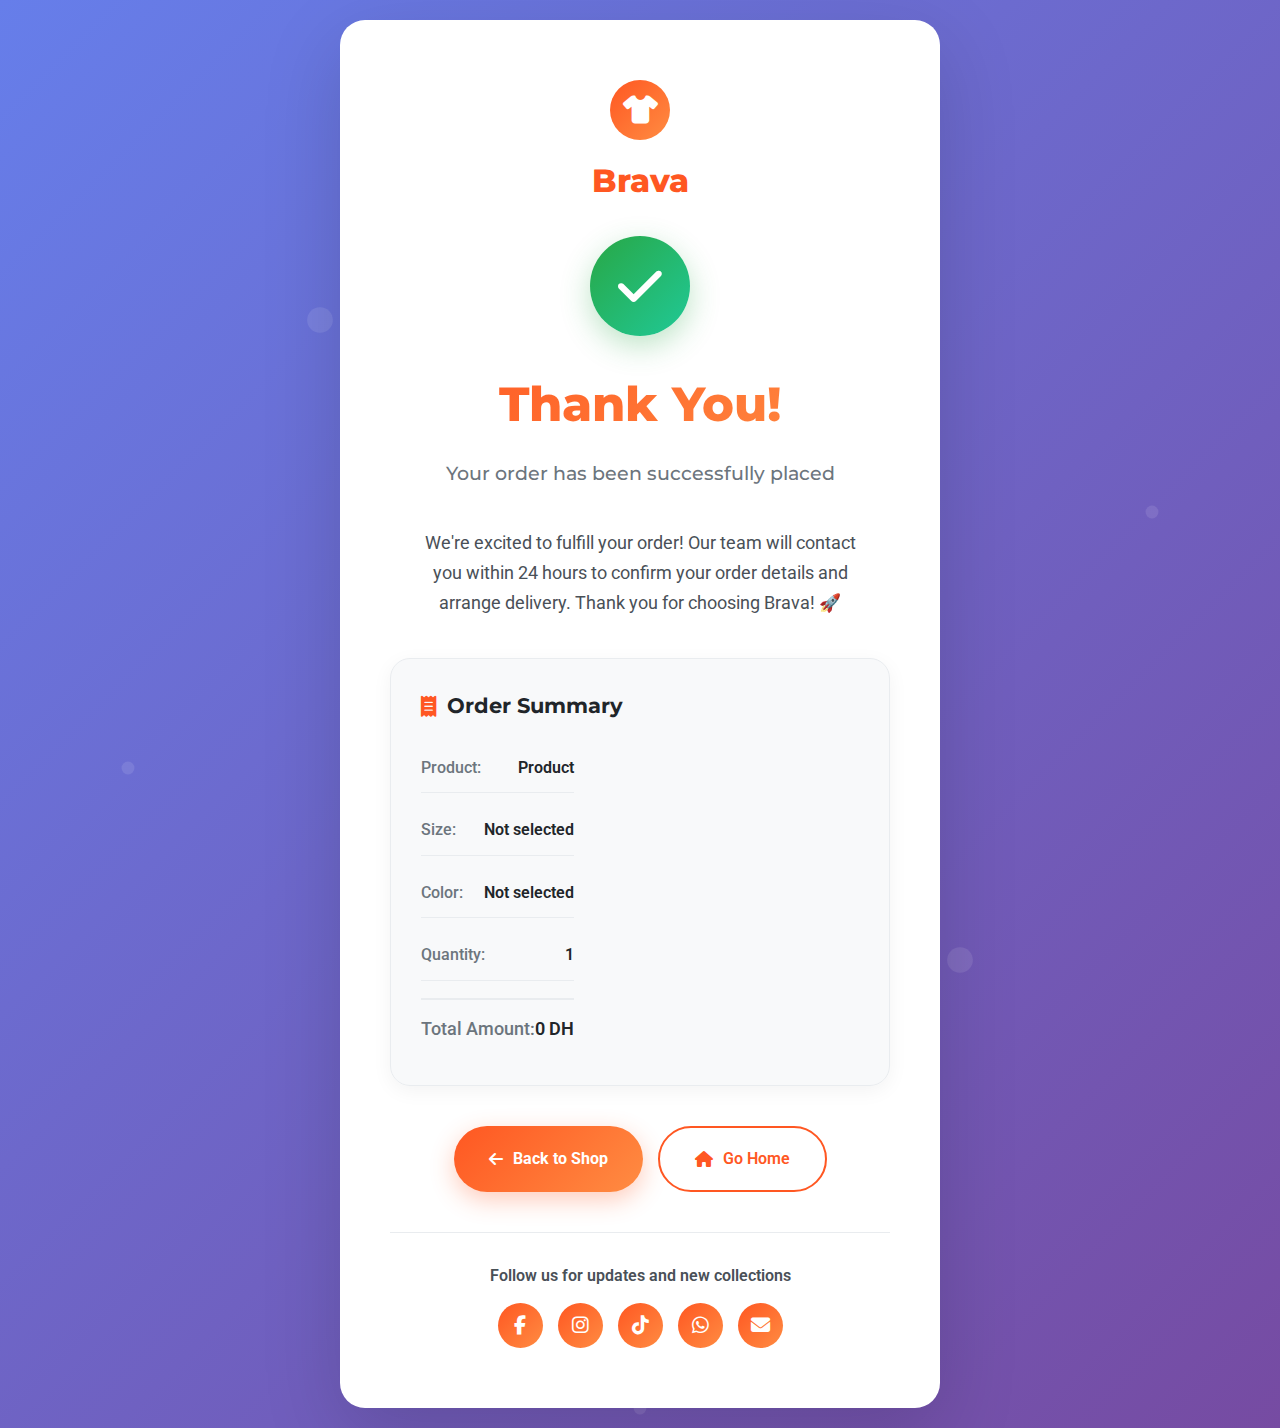
<file: thank-you.html>
<!DOCTYPE html>
<html lang="en">
<head>
    <meta charset="UTF-8">
    <meta name="viewport" content="width=device-width, initial-scale=1.0">
    <title>Thank You - Brava</title>
    <link rel="stylesheet" href="assets/css/style.min.css">
    <link rel="preload" href="assets/css/style.min.css" as="style">
    <link rel="preload" href="assets/js/script.min.js" as="script">
    <link rel="stylesheet" href="https://cdnjs.cloudflare.com/ajax/libs/font-awesome/6.4.0/css/all.min.css">
    <link href="https://fonts.googleapis.com/css2?family=Montserrat:wght@400;500;600;700;800&family=Roboto:wght@300;400;500;700&display=swap" rel="stylesheet">
    <style>
        :root {
            --primary-color: #FF5722;
            --secondary-color: #00E676;
            --dark-color: #111111;
            --light-color: #f5f5f5;
            --white: #ffffff;
            --gray-100: #f8f9fa;
            --gray-200: #e9ecef;
            --gray-300: #dee2e6;
            --gray-400: #ced4da;
            --gray-500: #adb5bd;
            --gray-600: #6c757d;
            --gray-700: #495057;
            --gray-800: #343a40;
            --gray-900: #212529;
            --success: #28a745;
            --danger: #dc3545;
            
            --body-font: 'Roboto', sans-serif;
            --heading-font: 'Montserrat', sans-serif;
            
            --spacing-xs: 0.25rem;
            --spacing-sm: 0.5rem;
            --spacing-md: 1rem;
            --spacing-lg: 1.5rem;
            --spacing-xl: 2rem;
            --spacing-xxl: 3rem;
            
            --border-radius-sm: 0.25rem;
            --border-radius: 0.5rem;
            --border-radius-lg: 1rem;
            --border-radius-xl: 2rem;
            --border-radius-full: 9999px;
            
            --shadow-sm: 0 0.125rem 0.25rem rgba(0, 0, 0, 0.075);
            --shadow: 0 0.5rem 1rem rgba(0, 0, 0, 0.15);
            --shadow-lg: 0 1rem 3rem rgba(0, 0, 0, 0.175);
            
            --transition: all 0.3s ease;
        }

        * {
            margin: 0;
            padding: 0;
            box-sizing: border-box;
        }

        body {
            font-family: var(--body-font);
            background: var(--light-color);
            color: var(--gray-800);
            line-height: 1.6;
        }

        .thank-you-container {
            min-height: 100vh;
            background: linear-gradient(135deg, #667eea 0%, #764ba2 100%);
            display: flex;
            align-items: center;
            justify-content: center;
            padding: 20px;
            position: relative;
            overflow: hidden;
        }

        .thank-you-container::before {
            content: '';
            position: absolute;
            top: 0;
            left: 0;
            right: 0;
            bottom: 0;
            background: url('data:image/svg+xml,<svg xmlns="http://www.w3.org/2000/svg" viewBox="0 0 100 100"><defs><pattern id="grain" width="100" height="100" patternUnits="userSpaceOnUse"><circle cx="25" cy="25" r="1" fill="white" opacity="0.1"/><circle cx="75" cy="75" r="1" fill="white" opacity="0.1"/><circle cx="50" cy="10" r="0.5" fill="white" opacity="0.1"/><circle cx="10" cy="60" r="0.5" fill="white" opacity="0.1"/><circle cx="90" cy="40" r="0.5" fill="white" opacity="0.1"/></pattern></defs><rect width="100" height="100" fill="url(%23grain)"/></svg>');
            pointer-events: none;
        }

        .thank-you-card {
            background: var(--white);
            border-radius: 25px;
            padding: 60px 50px;
            text-align: center;
            box-shadow: 0 25px 80px rgba(0,0,0,0.15);
            max-width: 600px;
            width: 100%;
            position: relative;
            z-index: 2;
            animation: slideUp 0.8s ease-out;
        }

        .brava-logo {
            margin-bottom: 30px;
        }

        .brava-logo .logo-icon {
            width: 60px;
            height: 60px;
            background: linear-gradient(135deg, var(--primary-color), #ff8c42);
            border-radius: 50%;
            display: flex;
            align-items: center;
            justify-content: center;
            margin: 0 auto 15px;
            animation: pulse 2s infinite;
        }

        .brava-logo .logo-icon i {
            font-size: 28px;
            color: white;
        }

        .brava-logo h2 {
            font-family: var(--heading-font);
            font-size: 2rem;
            font-weight: 800;
            color: var(--primary-color);
            margin: 0;
        }

        .success-icon {
            width: 100px;
            height: 100px;
            background: linear-gradient(135deg, var(--success), #20c997);
            border-radius: 50%;
            display: flex;
            align-items: center;
            justify-content: center;
            margin: 0 auto 30px;
            animation: bounceIn 0.8s ease-out 0.3s both;
            box-shadow: 0 10px 30px rgba(40, 167, 69, 0.3);
        }

        .success-icon i {
            font-size: 50px;
            color: white;
        }

        .thank-you-title {
            font-family: var(--heading-font);
            font-size: 3rem;
            font-weight: 800;
            color: var(--gray-900);
            margin-bottom: 15px;
            background: linear-gradient(135deg, var(--primary-color), #ff8c42);
            -webkit-background-clip: text;
            -webkit-text-fill-color: transparent;
            background-clip: text;
        }

        .thank-you-subtitle {
            font-family: var(--heading-font);
            font-size: 1.2rem;
            color: var(--gray-600);
            margin-bottom: 40px;
            font-weight: 500;
        }

        .thank-you-message {
            font-size: 1.1rem;
            color: var(--gray-700);
            line-height: 1.7;
            margin-bottom: 40px;
            max-width: 450px;
            margin-left: auto;
            margin-right: auto;
        }

        .order-details {
            background: linear-gradient(135deg, var(--gray-100), #f8f9fa);
            border-radius: 20px;
            padding: 30px;
            margin-bottom: 40px;
            text-align: left;
            border: 1px solid var(--gray-200);
            box-shadow: 0 5px 20px rgba(0,0,0,0.05);
        }

        .order-details h3 {
            color: var(--gray-900);
            margin-bottom: 20px;
            font-size: 1.3rem;
            font-weight: 700;
            font-family: var(--heading-font);
            display: flex;
            align-items: center;
            gap: 10px;
        }

        .order-details h3 i {
            color: var(--primary-color);
        }

        .order-info {
            display: grid;
            gap: 12px;
        }

        .order-row {
            display: flex;
            justify-content: space-between;
            align-items: center;
            padding: 12px 0;
            border-bottom: 1px solid var(--gray-200);
            font-size: 1rem;
        }

        .order-row:last-child {
            border-bottom: none;
            font-weight: 700;
            color: var(--primary-color);
            font-size: 1.1rem;
            padding-top: 15px;
            margin-top: 5px;
            border-top: 2px solid var(--gray-200);
        }

        .order-row .label {
            color: var(--gray-600);
            font-weight: 500;
        }

        .order-row .value {
            color: var(--gray-900);
            font-weight: 600;
        }

        .action-buttons {
            display: flex;
            gap: 15px;
            justify-content: center;
            flex-wrap: wrap;
        }

        .back-to-shop {
            background: linear-gradient(135deg, var(--primary-color), #ff8c42);
            color: white;
            padding: 18px 35px;
            border-radius: 50px;
            text-decoration: none;
            font-weight: 700;
            display: inline-flex;
            align-items: center;
            gap: 10px;
            transition: all 0.3s ease;
            border: none;
            cursor: pointer;
            font-size: 1rem;
            box-shadow: 0 8px 25px rgba(255, 87, 34, 0.3);
        }

        .back-to-shop:hover {
            transform: translateY(-3px);
            box-shadow: 0 15px 35px rgba(255, 87, 34, 0.4);
        }

        .continue-shopping {
            background: var(--white);
            color: var(--primary-color);
            padding: 18px 35px;
            border-radius: 50px;
            text-decoration: none;
            font-weight: 600;
            display: inline-flex;
            align-items: center;
            gap: 10px;
            transition: all 0.3s ease;
            border: 2px solid var(--primary-color);
            cursor: pointer;
            font-size: 1rem;
        }

        .continue-shopping:hover {
            background: var(--primary-color);
            color: white;
            transform: translateY(-3px);
            box-shadow: 0 8px 25px rgba(255, 87, 34, 0.3);
        }

        .social-links {
            margin-top: 40px;
            padding-top: 30px;
            border-top: 1px solid var(--gray-200);
        }

        .social-links h4 {
            color: var(--gray-700);
            margin-bottom: 15px;
            font-size: 1rem;
            font-weight: 600;
        }

        .social-icons {
            display: flex;
            justify-content: center;
            gap: 15px;
        }

        .social-icons a {
            width: 45px;
            height: 45px;
            background: linear-gradient(135deg, var(--primary-color), #ff8c42);
            color: white;
            border-radius: 50%;
            display: flex;
            align-items: center;
            justify-content: center;
            text-decoration: none;
            transition: all 0.3s ease;
            font-size: 1.2rem;
        }

        .social-icons a:hover {
            transform: translateY(-3px) scale(1.1);
            box-shadow: 0 8px 20px rgba(255, 87, 34, 0.4);
        }

        @keyframes slideUp {
            0% {
                opacity: 0;
                transform: translateY(50px);
            }
            100% {
                opacity: 1;
                transform: translateY(0);
            }
        }

        @keyframes bounceIn {
            0% {
                transform: scale(0.3);
                opacity: 0;
            }
            50% {
                transform: scale(1.05);
            }
            70% {
                transform: scale(0.9);
            }
            100% {
                transform: scale(1);
                opacity: 1;
            }
        }

        @keyframes pulse {
            0%, 100% {
                transform: scale(1);
            }
            50% {
                transform: scale(1.05);
            }
        }

        @media (max-width: 768px) {
            .thank-you-card {
                padding: 40px 25px;
                margin: 20px;
            }
            
            .thank-you-title {
                font-size: 2.2rem;
            }
            
            .action-buttons {
                flex-direction: column;
                align-items: center;
            }
            
            .back-to-shop,
            .continue-shopping {
                width: 100%;
                max-width: 250px;
                justify-content: center;
            }
        }

        .custom-design-note {
            background: #f8f9fa;
            border-left: 4px solid #ff6b35;
            padding: 15px;
            margin-top: 20px;
            border-radius: 0 8px 8px 0;
        }

        .custom-design-note p {
            margin: 0 0 10px 0;
            color: #333;
            font-weight: 600;
        }

        .custom-design-note ul {
            margin: 0;
            padding-left: 20px;
        }

        .custom-design-note li {
            margin-bottom: 5px;
            color: #666;
            font-size: 0.9rem;
        }

        @media (max-width: 480px) {
            .thank-you-card {
                padding: 30px 20px;
            }
            
            .thank-you-title {
                font-size: 1.8rem;
            }
            
            .brava-logo h2 {
                font-size: 1.5rem;
            }
        }
    </style>
</head>
<body>
    <div class="thank-you-container">
        <div class="thank-you-card">
            <!-- Brava Logo -->
            <div class="brava-logo">
                <div class="logo-icon">
                    <i class="fas fa-tshirt"></i>
                </div>
                <h2>Brava</h2>
            </div>
            
            <!-- Success Icon -->
            <div class="success-icon">
                <i class="fas fa-check"></i>
            </div>
            
            <!-- Thank You Title -->
            <h1 class="thank-you-title">Thank You!</h1>
            <p class="thank-you-subtitle">Your order has been successfully placed</p>
            
            <!-- Thank You Message -->
            <p class="thank-you-message">
                We're excited to fulfill your order! Our team will contact you within 24 hours to confirm your order details and arrange delivery. Thank you for choosing Brava! 🚀
            </p>
            
            <!-- Order Details -->
            <div class="order-details" id="orderDetails">
                <!-- Order details will be populated by JavaScript -->
            </div>
            
            <!-- Action Buttons -->
            <div class="action-buttons">
                <a href="products.html" class="back-to-shop">
                    <i class="fas fa-arrow-left"></i>
                    Back to Shop
                </a>
                <a href="index.html" class="continue-shopping">
                    <i class="fas fa-home"></i>
                    Go Home
                </a>
            </div>
            
            <!-- Social Links -->
            <div class="social-links">
                <h4>Follow us for updates and new collections</h4>
                <div class="social-icons">
                    <a href="https://www.facebook.com/share/1G6Arhm9kP/?mibextid=wwXIfr" target="_blank" title="Facebook"><i class="fab fa-facebook-f"></i></a>
                    <a href="https://www.instagram.com/brava_3alami/?igsh=MXMyYnRtaXdtYTg4eg%3D%3D&utm_source=qr" target="_blank" title="Instagram"><i class="fab fa-instagram"></i></a>
                    <a href="https://www.tiktok.com/@brava.wear?is_from_webapp=1&sender_device=pc" target="_blank" title="TikTok"><i class="fab fa-tiktok"></i></a>
                    <a href="https://wa.me/212702209437" target="_blank" title="WhatsApp"><i class="fab fa-whatsapp"></i></a>
                    <a href="mailto:brava.wear.official@hotmail.com" title="Email"><i class="fas fa-envelope"></i></a>
                </div>
            </div>
        </div>
    </div>

    <script>
        // Get order details from URL parameters
        function getOrderDetails() {
            const urlParams = new URLSearchParams(window.location.search);
            const orderData = {
                productName: urlParams.get('product') || 'Product',
                size: urlParams.get('size') || 'Not selected',
                color: urlParams.get('color') || 'Not selected',
                quantity: urlParams.get('quantity') || '1',
                totalPrice: urlParams.get('total') || '0',
                customerName: urlParams.get('customer') || 'Customer',
                orderType: urlParams.get('type') || 'regular'
            };
            
            return orderData;
        }
        
        // Display order details
        function displayOrderDetails() {
            const orderData = getOrderDetails();
            const orderDetailsDiv = document.getElementById('orderDetails');
            
            // Check if this is a custom design order
            if (orderData.orderType === 'custom-design') {
                // Update the thank you message for custom design orders
                const thankYouMessage = document.querySelector('.thank-you-message');
                thankYouMessage.innerHTML = `
                    🎨 <strong>Custom Design Order Received!</strong><br><br>
                    Thank you for choosing our custom design service! Our design team has been notified and will contact you via WhatsApp within 24 hours to discuss your design requirements and provide a personalized quote. We're excited to bring your vision to life! 🚀
                `;
                
                orderDetailsDiv.innerHTML = `
                    <h3><i class="fas fa-palette"></i> Custom Design Order</h3>
                    <div class="order-info">
                        <div class="order-row">
                            <span class="label">Service:</span>
                            <span class="value">Custom Design</span>
                        </div>
                        <div class="order-row">
                            <span class="label">Size:</span>
                            <span class="value">${orderData.size}</span>
                        </div>
                        <div class="order-row">
                            <span class="label">Color:</span>
                            <span class="value">${orderData.color}</span>
                        </div>
                        <div class="order-row">
                            <span class="label">Quantity:</span>
                            <span class="value">${orderData.quantity}</span>
                        </div>
                        <div class="order-row">
                            <span class="label">Price:</span>
                            <span class="value">${orderData.totalPrice}</span>
                        </div>
                    </div>
                    <div class="custom-design-note">
                        <p><i class="fas fa-info-circle"></i> <strong>Next Steps:</strong></p>
                        <ul>
                            <li>Our team will contact you via WhatsApp</li>
                            <li>We'll discuss your design requirements</li>
                            <li>You'll receive a personalized quote</li>
                            <li>Once approved, we'll create your custom design</li>
                        </ul>
                    </div>
                `;
            } else {
                // Regular order display
                orderDetailsDiv.innerHTML = `
                    <h3><i class="fas fa-receipt"></i> Order Summary</h3>
                    <div class="order-info">
                        <div class="order-row">
                            <span class="label">Product:</span>
                            <span class="value">${orderData.productName}</span>
                        </div>
                        <div class="order-row">
                            <span class="label">Size:</span>
                            <span class="value">${orderData.size}</span>
                        </div>
                        <div class="order-row">
                            <span class="label">Color:</span>
                            <span class="value">${orderData.color}</span>
                        </div>
                        <div class="order-row">
                            <span class="label">Quantity:</span>
                            <span class="value">${orderData.quantity}</span>
                        </div>
                        <div class="order-row">
                            <span class="label">Total Amount:</span>
                            <span class="value">${orderData.totalPrice} DH</span>
                        </div>
                    </div>
                `;
            }
        }
        
        // Initialize page
        document.addEventListener('DOMContentLoaded', function() {
            displayOrderDetails();
            
            // Add some interactive effects
            const card = document.querySelector('.thank-you-card');
            card.addEventListener('mouseenter', function() {
                this.style.transform = 'translateY(-5px)';
            });
            
            card.addEventListener('mouseleave', function() {
                this.style.transform = 'translateY(0)';
            });
        });
    </script>
</body>
</html>
</file>
<file: assets/css/style.min.css>
:root{--primary-color:#FF5722;--secondary-color:#00E676;--dark-color:#111111;--light-color:#f5f5f5;--white:#ffffff;--gray-100:#f8f9fa;--gray-200:#e9ecef;--gray-300:#dee2e6;--gray-400:#ced4da;--gray-500:#adb5bd;--gray-600:#6c757d;--gray-700:#495057;--gray-800:#343a40;--gray-900:#212529;--success:#28a745;--danger:#dc3545;--body-font:'Roboto',sans-serif;--heading-font:'Montserrat',sans-serif;--spacing-xs:0.25rem;--spacing-sm:0.5rem;--spacing-md:1rem;--spacing-lg:1.5rem;--spacing-xl:2rem;--spacing-xxl:3rem;--border-radius-sm:0.25rem;--border-radius:0.5rem;--border-radius-lg:1rem;--border-radius-xl:2rem;--border-radius-full:9999px;--shadow-sm:0 0.125rem 0.25rem rgba(0, 0, 0, 0.075);--shadow:0 0.5rem 1rem rgba(0, 0, 0, 0.15);--shadow-lg:0 1rem 3rem rgba(0, 0, 0, 0.175);--transition:all 0.3s ease}*{margin:0;padding:0;box-sizing:border-box}.lazy{opacity:0;transition:opacity .3s ease-in-out}.lazy.loaded{opacity:1}.lazy-placeholder{background:linear-gradient(90deg,#f0f0f0 25%,#e0e0e0 50%,#f0f0f0 75%);background-size:200% 100%;animation:loading 1.5s infinite;border-radius:4px}@keyframes loading{0%{background-position:200% 0}100%{background-position:-200% 0}}.lazy-container{position:relative;overflow:hidden;background:#f8f9fa}.lazy-container img{width:100%;height:100%;object-fit:cover;transition:opacity .3s ease-in-out}.lazy-spinner{position:absolute;top:50%;left:50%;transform:translate(-50%,-50%);width:30px;height:30px;border:3px solid #f3f3f3;border-top:3px solid var(--primary-color);border-radius:50%;animation:spin 1s linear infinite;z-index:1}@keyframes spin{0%{transform:translate(-50%,-50%) rotate(0)}100%{transform:translate(-50%,-50%) rotate(360deg)}}html{scroll-behavior:smooth}body{font-family:var(--body-font);font-size:16px;line-height:1.6;color:var(--gray-800);background-color:var(--light-color)}a{text-decoration:none;color:var(--primary-color);transition:var(--transition)}a:hover{color:var(--secondary-color)}ul{list-style:none}img{max-width:100%;height:auto;display:block}.container{width:100%;max-width:1200px;margin:0 auto;padding:0 var(--spacing-md)}.btn{display:inline-block;padding:.75rem 1.5rem;border-radius:var(--border-radius);font-weight:600;text-align:center;transition:var(--transition);cursor:pointer;border:none}.primary-btn{background-color:var(--primary-color);color:var(--white)}.primary-btn:hover{background-color:#e64a19;color:var(--white)}.secondary-btn{background-color:var(--secondary-color);color:var(--white)}.secondary-btn:hover{background-color:#e65100;color:var(--white)}.outline-btn{background-color:transparent;border:2px solid var(--primary-color);color:var(--primary-color)}.outline-btn:hover{background-color:var(--primary-color);color:var(--white)}.text-btn{background:0 0;color:var(--primary-color);padding:.5rem 0;display:inline-flex;align-items:center;gap:.5rem}.text-btn:hover{color:var(--secondary-color)}section{padding:var(--spacing-xxl) 0}.section-header{text-align:center;margin-bottom:var(--spacing-xl)}.section-header h2{font-family:var(--heading-font);font-size:2.5rem;font-weight:700;color:var(--dark-color);margin-bottom:var(--spacing-sm)}.section-header p{font-size:1.1rem;color:var(--gray-600)}.header-container{position:absolute;top:0;left:0;width:100%;z-index:1000;padding:var(--spacing-md) 0}header{background-color:rgba(17,17,17,.8);color:var(--white);border-radius:var(--border-radius-full);padding:var(--spacing-sm) var(--spacing-md);backdrop-filter:blur(5px);max-width:90%;margin:0 auto}.header-content{display:flex;justify-content:space-between;align-items:center}.logo a{display:flex;align-items:center;gap:.5rem;color:var(--white);font-weight:700}.logo i{font-size:1.5rem;color:var(--primary-color)}.logo h1{font-family:var(--heading-font);font-size:1.8rem;font-weight:700;margin:0}.menu{display:flex;gap:var(--spacing-lg)}.menu a{color:var(--gray-300);font-weight:500;padding:var(--spacing-sm) 0;position:relative}.menu a.active,.menu a:hover{color:var(--white)}.menu a.active::after{content:'';position:absolute;left:0;bottom:0;width:100%;height:2px;background-color:var(--primary-color)}.header-actions{display:flex;align-items:center;gap:var(--spacing-md)}.header-actions a{color:var(--white);font-size:1.2rem;display:flex;align-items:center;justify-content:center}.user-avatar{width:32px;height:32px;border-radius:50%;overflow:hidden}.cart-btn{position:relative}.cart-count{position:absolute;top:-8px;right:-8px;background-color:var(--primary-color);color:var(--white);border-radius:50%;width:20px;height:20px;font-size:.75rem;display:flex;align-items:center;justify-content:center}.hero{position:relative;background-image:linear-gradient(rgba(0,0,0,.7),rgba(0,0,0,.7)),url('../images/brand/brava.png');background-size:cover;background-position:center;background-color:var(--dark-color);color:var(--white);height:100vh;min-height:600px;display:flex;align-items:center;text-align:center}.hero-content{background:rgba(255,255,255,.08);border-radius:var(--border-radius-xl);box-shadow:0 8px 32px rgba(0,0,0,.18);padding:var(--spacing-xxl) var(--spacing-xl);max-width:600px;margin:0 auto;text-align:center;position:relative;backdrop-filter:blur(6px);border:1.5px solid rgba(255,255,255,.18)}.hero-content h2{font-family:var(--heading-font);font-size:2.2rem;font-weight:700;color:var(--gray-100);letter-spacing:2px;margin-bottom:var(--spacing-sm);text-shadow:0 2px 8px rgba(0,0,0,.18)}.hero-title{font-family:var(--heading-font);font-size:5rem;font-weight:900;text-transform:uppercase;letter-spacing:6px;margin-bottom:var(--spacing-xl);line-height:1.1;color:var(--white);text-shadow:0 4px 24px rgba(0,0,0,.25),0 1px 0 var(--primary-color)}.search-bar{display:flex;max-width:480px;margin:var(--spacing-xl) auto 0;border-radius:var(--border-radius-full);overflow:hidden;box-shadow:0 4px 24px 0 rgba(255,87,34,.18),var(--shadow);background:rgba(255,255,255,.18);backdrop-filter:blur(4px);border:1.5px solid rgba(255,255,255,.18)}.search-bar input{flex:1;padding:1.1rem 1.5rem;border:none;font-size:1.1rem;background:rgba(255,255,255,.92);color:var(--dark-color);border-radius:var(--border-radius-full) 0 0 var(--border-radius-full);transition:box-shadow .2s}.search-bar input:focus{outline:0;box-shadow:0 0 0 2px var(--primary-color)}.search-bar input::placeholder{color:var(--gray-600);font-size:1rem;letter-spacing:1px}.search-button{background:linear-gradient(90deg,var(--primary-color) 60%,var(--secondary-color) 100%);color:var(--white);border:none;padding:0 2rem;font-weight:700;font-size:1.1rem;cursor:pointer;display:flex;align-items:center;gap:.7rem;border-radius:0 var(--border-radius-full) var(--border-radius-full) 0;box-shadow:0 2px 12px 0 rgba(255,87,34,.18);transition:background .2s,transform .2s}.search-button:hover{background:var(--primary-color);color:var(--white);transform:translateY(-2px) scale(1.04)}.scroll-indicator{position:absolute;bottom:2rem;right:2rem;display:flex;flex-direction:column;align-items:center;color:var(--white);font-size:.85rem;opacity:.8}.scroll-indicator span{display:block;text-align:center;line-height:1.4}.scroll-arrow{margin-top:var(--spacing-sm);width:40px;height:40px;border-radius:50%;border:1px solid rgba(255,255,255,.5);display:flex;align-items:center;justify-content:center;animation:bounce 2s infinite}@keyframes bounce{0%,100%,20%,50%,80%{transform:translateY(0)}40%{transform:translateY(-10px)}60%{transform:translateY(-5px)}}.categories{background-color:var(--white)}.category-grid{display:grid;grid-template-columns:repeat(auto-fill,minmax(200px,1fr));gap:var(--spacing-lg)}.category-card{background-color:var(--gray-100);border-radius:var(--border-radius);padding:var(--spacing-lg);text-align:center;transition:var(--transition);box-shadow:var(--shadow-sm)}.category-card:hover{transform:translateY(-5px);box-shadow:var(--shadow)}.category-icon{font-size:2.5rem;color:var(--primary-color);margin-bottom:var(--spacing-md)}.category-card h3{font-family:var(--heading-font);font-size:1.2rem;font-weight:600;margin-bottom:var(--spacing-md)}.category-link{color:var(--gray-700);font-weight:500;display:inline-block;position:relative}.category-link::after{content:'';position:absolute;bottom:-3px;left:0;width:0;height:2px;background-color:var(--primary-color);transition:var(--transition)}.category-link:hover::after{width:100%}.featured-products{background-color:var(--light-color);padding-top:var(--spacing-xxl);padding-bottom:var(--spacing-xxl)}.featured-header{display:flex;align-items:center;justify-content:space-between;margin-bottom:var(--spacing-xl)}.featured-header h2{font-family:var(--heading-font);font-size:2.5rem;font-weight:700;color:var(--dark-color);margin-bottom:0}.slider-controls{display:flex;gap:10px}.slider-btn{width:40px;height:40px;border-radius:50%;border:1px solid var(--gray-300);background:var(--white);display:flex;align-items:center;justify-content:center;cursor:pointer;transition:var(--transition)}.slider-btn:hover{background:var(--gray-100)}.product-grid{display:grid;grid-template-columns:repeat(3,1fr);gap:var(--spacing-lg);max-width:1200px;margin:0 auto}.product-card{background-color:var(--white);border-radius:var(--border-radius-lg);overflow:hidden;transition:var(--transition);position:relative;display:flex;flex-direction:column;height:100%;border:none;box-shadow:var(--shadow-sm)}.product-card:hover{transform:translateY(-5px);box-shadow:var(--shadow)}.product-image{position:relative;height:300px;overflow:hidden;background-color:#f5f5f5;border-radius:var(--border-radius-lg) var(--border-radius-lg) 0 0;display:flex;align-items:center;justify-content:center}.product-image img{width:100%;height:100%;object-fit:cover;transition:transform .5s ease}.product-card:hover .product-image img{transform:scale(1.05)}.product-price{position:absolute;top:16px;left:16px;background-color:rgba(255,255,255,.9);border-radius:var(--border-radius-sm);padding:8px 12px;font-size:.9rem;font-weight:500;display:flex;align-items:center;gap:4px;box-shadow:0 2px 8px rgba(0,0,0,.1)}.price-value{font-weight:700;color:var(--primary-color)}.price-period{font-size:.8rem;color:var(--gray-600);font-weight:400}.product-info{padding:var(--spacing-lg);flex-grow:1;display:flex;flex-direction:column}.product-title{font-family:var(--heading-font);font-size:1.3rem;font-weight:600;margin-bottom:var(--spacing-sm);line-height:1.4;color:var(--dark-color)}.product-description{font-size:.95rem;color:var(--gray-600);margin-bottom:var(--spacing-lg);line-height:1.6}.product-features{display:flex;flex-wrap:wrap;gap:10px;margin-bottom:var(--spacing-md)}.feature-tag{display:flex;align-items:center;gap:6px;background-color:var(--gray-100);border-radius:var(--border-radius-full);padding:6px 12px;font-size:.85rem;color:var(--gray-700)}.feature-tag i{color:var(--primary-color);font-size:.9rem}.additional-info{display:flex;flex-wrap:wrap;gap:12px;margin-bottom:var(--spacing-md)}.info-tag{display:flex;align-items:center;gap:6px;font-size:.85rem;color:var(--gray-700)}.info-tag i{color:var(--primary-color)}.product-card .btn{width:auto;display:flex;align-items:center;justify-content:flex-start;gap:8px;padding:0;text-transform:none;letter-spacing:normal;font-weight:600;font-size:.95rem;color:var(--primary-color);background:0 0;margin-top:auto}.product-card .btn i{transition:transform .3s ease}.product-card .btn:hover{background:0 0;transform:none;color:var(--dark-color)}.product-card .btn:hover i{transform:translateX(5px)}.view-all{text-align:center;margin-top:var(--spacing-xxl)}.view-all .outline-btn{padding:.85rem 2rem;border-radius:var(--border-radius-full);font-size:1rem;text-transform:uppercase;letter-spacing:1px;transition:all .3s ease}.view-all .outline-btn:hover{transform:translateY(-3px);box-shadow:var(--shadow)}.promotions{padding-top:0}.promo-banner{background-image:linear-gradient(rgba(0,0,0,.6),rgba(0,0,0,.6)),url('../images/brand/brava3.png');background-size:cover;background-position:center;border-radius:var(--border-radius);overflow:hidden;color:var(--white);padding:var(--spacing-xxl) var(--spacing-lg);text-align:center}.promo-content h2{font-family:var(--heading-font);font-size:2.5rem;font-weight:700;margin-bottom:var(--spacing-sm)}.promo-content p{font-size:1.25rem;margin-bottom:var(--spacing-lg)}.about-preview{background-color:var(--white)}.about-content{max-width:800px;margin:0 auto;text-align:center}.about-content p{font-size:1.1rem;color:var(--gray-700);margin-bottom:var(--spacing-lg)}.customer-reviews{background-color:var(--gray-100)}.reviews-slider{display:grid;grid-template-columns:repeat(auto-fit,minmax(300px,1fr));gap:var(--spacing-lg)}.review-card{background-color:var(--white);border-radius:var(--border-radius);padding:var(--spacing-lg);box-shadow:var(--shadow-sm)}.review-rating{color:var(--secondary-color);margin-bottom:var(--spacing-md)}.review-text{font-style:italic;color:var(--gray-700);margin-bottom:var(--spacing-lg)}.reviewer{display:flex;align-items:center}.reviewer-image{width:50px;height:50px;border-radius:50%;overflow:hidden;margin-right:var(--spacing-md)}.reviewer-info h4{font-family:var(--heading-font);font-weight:600;margin-bottom:var(--spacing-xs)}.reviewer-info p{color:var(--gray-600);font-size:.9rem}.newsletter{background:linear-gradient(135deg,var(--primary-color) 60%,var(--secondary-color) 100%);color:var(--white);padding:var(--spacing-xxl) 0;position:relative;overflow:hidden}.newsletter-content{background:rgba(255,255,255,.08);border-radius:var(--border-radius-xl);box-shadow:0 8px 32px rgba(0,0,0,.15);padding:var(--spacing-xxl) var(--spacing-xl);max-width:500px;margin:0 auto;text-align:center;position:relative}.newsletter-content::before{content:'\f0e0';font-family:'Font Awesome 6 Free';font-weight:900;font-size:3rem;color:var(--white);opacity:.25;position:absolute;top:30px;left:50%;transform:translateX(-50%);pointer-events:none}.newsletter-content h2{font-family:var(--heading-font);font-size:2.2rem;font-weight:800;margin-bottom:var(--spacing-sm);letter-spacing:1px;color:var(--white);position:relative;z-index:1}.newsletter-content p{margin-bottom:var(--spacing-lg);color:var(--gray-100);font-size:1.15rem;position:relative;z-index:1}.newsletter-form{display:flex;gap:var(--spacing-sm);background:rgba(255,255,255,.15);border-radius:var(--border-radius-full);padding:.5rem;box-shadow:0 2px 8px rgba(0,0,0,.08);position:relative;z-index:1}.newsletter-form input[type=email]{flex:1;padding:.85rem 1.2rem;border:none;border-radius:var(--border-radius-full);font-size:1rem;background:rgba(255,255,255,.85);color:var(--dark-color);transition:box-shadow .2s}.newsletter-form input[type=email]:focus{outline:0;box-shadow:0 0 0 2px var(--primary-color)}.newsletter-form button{background:var(--dark-color);color:var(--white);border:none;border-radius:var(--border-radius-full);padding:.85rem 2rem;font-weight:700;font-size:1rem;letter-spacing:1px;cursor:pointer;transition:background .2s,transform .2s;box-shadow:0 2px 8px rgba(0,0,0,.1)}.newsletter-form button:hover{background:var(--primary-color);color:var(--white);transform:translateY(-2px) scale(1.04)}@media (max-width:600px){.newsletter-content{padding:var(--spacing-xl) var(--spacing-md)}.newsletter-form{flex-direction:column;gap:var(--spacing-sm);padding:.5rem .2rem}.newsletter-form button,.newsletter-form input{width:100%;border-radius:var(--border-radius-full)}}footer{background-color:var(--dark-color);color:var(--gray-300);padding-top:var(--spacing-xxl)}.footer-content{display:grid;grid-template-columns:repeat(auto-fit,minmax(200px,1fr));gap:var(--spacing-xl);padding-bottom:var(--spacing-xl);border-bottom:1px solid var(--gray-700)}.footer-column h3{color:var(--white);font-family:var(--heading-font);font-size:1.2rem;margin-bottom:var(--spacing-lg)}.footer-logo h2{color:var(--white);font-family:var(--heading-font);font-size:1.8rem;font-weight:700;margin-bottom:var(--spacing-md)}.footer-column p{margin-bottom:var(--spacing-lg)}.social-icons{display:flex;gap:var(--spacing-md)}.social-icons a{color:var(--gray-400);font-size:1.2rem;transition:var(--transition)}.social-icons a:hover{color:var(--white)}.footer-links li{margin-bottom:var(--spacing-sm)}.footer-links a{color:var(--gray-400);transition:var(--transition)}.footer-links a:hover{color:var(--white)}.contact-info li{display:flex;align-items:flex-start;gap:var(--spacing-sm);margin-bottom:var(--spacing-md)}.contact-info i{color:var(--primary-color);margin-top:.2rem}.footer-bottom{padding:var(--spacing-lg) 0;display:flex;justify-content:space-between;align-items:center;flex-wrap:wrap;gap:var(--spacing-md)}.footer-bottom-links{display:flex;gap:var(--spacing-lg)}@media (max-width:992px){.product-grid{grid-template-columns:repeat(2,1fr)}.hero-title{font-size:4.5rem}.featured-header{flex-direction:column;align-items:flex-start;gap:20px}.slider-controls{align-self:flex-end}}@media (max-width:768px){.header-container{position:relative;padding:0;background-color:var(--dark-color)}header{border-radius:0;padding:15px;max-width:100%;box-shadow:0 2px 10px rgba(0,0,0,.1)}.header-content{display:grid;grid-template-columns:auto 1fr auto;align-items:center;gap:10px}.mobile-menu-toggle{display:flex;align-items:center;justify-content:center;width:40px;height:40px;background:0 0;color:#fff;border:none;font-size:1.2rem;cursor:pointer;grid-column:1;order:1}.logo{grid-column:2;order:2;text-align:center}.logo a{justify-content:center}.logo h1{font-size:1.5rem}.header-actions{grid-column:3;order:3;display:flex;justify-content:flex-end}.header-actions a{margin-left:10px}.header-actions .search-btn{display:none}.menu{position:absolute;top:100%;left:0;right:0;background-color:var(--dark-color);display:none;flex-direction:column;padding:0;z-index:1000;box-shadow:0 5px 10px rgba(0,0,0,.2)}.menu.active{display:flex}.menu li{width:100%;border-top:1px solid rgba(255,255,255,.1)}.menu li a{display:block;padding:15px;text-align:center}.hero{padding:60px 0;margin-top:0;min-height:auto;height:auto}.hero-content{padding-top:20px;padding-bottom:40px}.hero h2{font-size:1.25rem;margin-bottom:5px}.hero-title{font-size:2.5rem;letter-spacing:2px;margin-bottom:25px;line-height:1.1}.search-bar{flex-direction:column;margin-top:20px;width:100%;max-width:300px;margin-left:auto;margin-right:auto}.search-bar input{width:100%;padding:12px 15px;border-radius:var(--border-radius) var(--border-radius) 0 0;font-size:.95rem}.search-button{width:100%;padding:12px 15px;border-radius:0 0 var(--border-radius) var(--border-radius);font-size:.95rem;justify-content:center}.scroll-indicator{display:none}.product-grid{grid-template-columns:1fr}.product-image{height:250px}.section-header h2{font-size:2rem}.footer-content{grid-template-columns:1fr}.footer-bottom{flex-direction:column;text-align:center;gap:15px}.footer-bottom-links{justify-content:center}.newsletter-form{flex-direction:column}.newsletter-form button,.newsletter-form input{width:100%}.floating-cart{bottom:20px;right:20px}.floating-cart .cart-icon{width:50px;height:50px;font-size:1.2rem}.mobile-menu{backdrop-filter:blur(10px);-webkit-backdrop-filter:blur(10px)}.action-btn,.btn,.filter-link{min-height:44px;min-width:44px}.modal{margin:10px;max-height:calc(100vh - 20px)}.modal-body{padding:15px}.form-input,.option-select{font-size:16px}}@media (max-width:480px){.header-content{grid-template-columns:auto 1fr auto;gap:5px}.logo h1{font-size:1.3rem}.mobile-menu-toggle{width:35px;height:35px}.user-avatar{width:28px;height:28px}.hero-title{font-size:2rem;letter-spacing:1px}.search-bar{max-width:250px}.feature-tag{font-size:.75rem;padding:4px 10px}.feature-tag i{font-size:.8rem}.product-features{gap:6px}.section-header h2{font-size:1.7rem}.view-all .outline-btn{width:100%}}.floating-cart{position:fixed;bottom:30px;right:30px;z-index:1000;cursor:pointer}.floating-cart .cart-icon{position:relative;width:60px;height:60px;background-color:var(--primary-color);border-radius:50%;display:flex;align-items:center;justify-content:center;color:#fff;font-size:1.5rem;box-shadow:0 4px 10px rgba(0,0,0,.2);transition:all .3s ease}.floating-cart .cart-icon:hover{transform:translateY(-5px);box-shadow:0 6px 15px rgba(0,0,0,.25);background-color:#e64a19}.floating-cart .cart-count{position:absolute;top:0;right:0;background-color:var(--dark-color);color:#fff;width:22px;height:22px;border-radius:50%;display:flex;align-items:center;justify-content:center;font-size:.75rem;font-weight:700;border:2px solid #fff}.mobile-menu-toggle{display:none;background:0 0;border:none;color:#fff;font-size:1.5rem;cursor:pointer;transition:var(--transition)}.mobile-menu-toggle:focus{outline:0}@media (max-width:992px){.product-grid{grid-template-columns:repeat(2,1fr)}.hero-title{font-size:4.5rem}.featured-header{flex-direction:column;align-items:flex-start;gap:20px}.slider-controls{align-self:flex-end}}@media (max-width:768px){.header-container{position:relative;padding:var(--spacing-sm) 0}header{border-radius:var(--border-radius);padding:var(--spacing-sm);max-width:100%}.header-content{position:relative}.mobile-menu-toggle{display:block;margin-right:15px}.menu{display:none;position:absolute;top:100%;left:0;right:0;background-color:var(--dark-color);flex-direction:column;padding:0;max-height:0;overflow:hidden;transition:max-height .3s ease;z-index:1000;box-shadow:var(--shadow)}.menu.active{display:flex;max-height:300px;padding:1rem 0}.menu li{width:100%;text-align:center;padding:.5rem 0}.hero-title{font-size:3rem;letter-spacing:3px}.hero h2{font-size:1.5rem}.hero{min-height:450px;text-align:center;padding:80px 0}.search-bar{flex-direction:column;border-radius:var(--border-radius);max-width:90%}.search-bar input{width:100%;border-radius:var(--border-radius) var(--border-radius) 0 0}.search-button{width:100%;padding:.75rem;border-radius:0 0 var(--border-radius) var(--border-radius);justify-content:center}.scroll-indicator{display:none}.product-grid{grid-template-columns:1fr}.product-image{height:250px}.section-header h2{font-size:2rem}.footer-content{grid-template-columns:1fr}.footer-bottom{flex-direction:column;text-align:center;gap:15px}.footer-bottom-links{justify-content:center}.newsletter-form{flex-direction:column}.newsletter-form button,.newsletter-form input{width:100%}.floating-cart{bottom:20px;right:20px}.floating-cart .cart-icon{width:50px;height:50px;font-size:1.2rem}}@media (max-width:480px){.header-actions a:not(.cart-btn){display:none}.hero-title{font-size:2.2rem;letter-spacing:2px}.search-bar{margin-top:var(--spacing-md)}.feature-tag{font-size:.75rem;padding:4px 10px}.feature-tag i{font-size:.8rem}.product-features{gap:6px}.section-header h2{font-size:1.7rem}.view-all .outline-btn{width:100%}}.page-banner{background-image:linear-gradient(rgba(0,0,0,.5),rgba(0,0,0,.7)),url('../images/brand/brava.png');background-size:cover;background-position:center;padding:var(--spacing-xxl) 0;text-align:center;color:var(--white);position:relative;margin-top:0;padding-top:100px;box-shadow:0 4px 20px rgba(0,0,0,.1)}.page-banner.small-banner{padding:var(--spacing-xl) 0}.page-banner-content{position:relative;z-index:2}.page-banner-content h1{font-size:3rem;font-weight:800;margin-bottom:var(--spacing-md);text-transform:uppercase;letter-spacing:2px;text-shadow:0 2px 4px rgba(0,0,0,.3);position:relative;display:inline-block}.page-banner-content h1::after{content:'';position:absolute;bottom:-10px;left:50%;transform:translateX(-50%);width:80px;height:3px;background-color:var(--primary-color);border-radius:var(--border-radius-full)}.breadcrumb{display:flex;justify-content:center;list-style:none;padding:var(--spacing-md) 0 0;margin:0;background:rgba(255,255,255,.1);border-radius:var(--border-radius-full);display:inline-flex;padding:8px 20px;backdrop-filter:blur(2px)}.breadcrumb li{display:inline;font-size:.95rem;font-weight:500}.breadcrumb li:not(:last-child)::after{content:'/';margin:0 var(--spacing-xs);color:var(--gray-300)}.breadcrumb li a{color:var(--gray-100);text-decoration:none;transition:color .3s ease;position:relative}.breadcrumb li a:hover{color:var(--primary-color)}.breadcrumb li a::after{content:'';position:absolute;bottom:-2px;left:0;width:0;height:1px;background-color:var(--primary-color);transition:width .3s ease}.breadcrumb li a:hover::after{width:100%}.breadcrumb li.active{color:var(--primary-color)}@media (max-width:768px){.page-banner{margin-top:0;padding:var(--spacing-xl) 0}.page-banner-content h1{font-size:2.2rem}.breadcrumb{padding:6px 15px}.breadcrumb li{font-size:.85rem}}.product-categories{display:flex;align-items:flex-start;gap:var(--spacing-xl);background:var(--gray-100);border-radius:var(--border-radius-lg);box-shadow:0 2px 16px rgba(0,0,0,.04);margin-bottom:var(--spacing-xxl);position:relative}.filter-sidebar{background:#fff;padding:2rem;border-radius:12px;box-shadow:0 4px 20px rgba(0,0,0,.05);position:sticky;top:20px;height:fit-content;transition:all .3s ease}.filter-title{font-size:1.5rem;font-weight:700;margin-bottom:1.5rem;color:var(--primary-color);position:relative;padding-bottom:.5rem}.filter-title::after{content:'';position:absolute;bottom:0;left:0;width:40px;height:3px;background:var(--primary-color);border-radius:3px}.filter-group{margin-bottom:1.5rem;padding-bottom:1.5rem;border-bottom:1px solid rgba(0,0,0,.05)}.filter-group:last-child{border-bottom:none;margin-bottom:0;padding-bottom:0}.filter-group h3{font-size:1.1rem;font-weight:600;margin-bottom:1rem;color:var(--gray-800)}.filter-options{display:flex;flex-direction:column;gap:.75rem}.filter-link{color:var(--gray-600);text-decoration:none;padding:.5rem 0;transition:all .2s ease;position:relative;display:flex;align-items:center}.filter-link::before{content:'';position:absolute;left:-1rem;width:3px;height:0;background:var(--primary-color);transition:height .2s ease}.filter-link:hover{color:var(--primary-color);padding-left:.5rem}.filter-link.active{color:var(--primary-color);font-weight:500}.filter-link.active::before{height:100%}.price-range{padding:1rem 0}.price-slider-container{position:relative;height:4px;background:var(--gray-200);border-radius:2px;margin:1.5rem 0}.price-slider-track{position:absolute;height:100%;background:var(--primary-color);border-radius:2px}.price-slider-thumb{position:absolute;width:20px;height:20px;background:#fff;border:2px solid var(--primary-color);border-radius:50%;top:50%;transform:translate(-50%,-50%);cursor:pointer;box-shadow:0 2px 4px rgba(0,0,0,.1);transition:all .2s ease}.price-slider-thumb:hover{transform:translate(-50%,-50%) scale(1.1)}.price-inputs{display:flex;justify-content:space-between;align-items:center;margin-top:1rem}.price-input{width:100px;padding:.5rem;border:1px solid var(--gray-300);border-radius:6px;text-align:center;font-size:.9rem;transition:all .2s ease}.price-input:focus{outline:0;border-color:var(--primary-color);box-shadow:0 0 0 2px rgba(var(--primary-color-rgb),.1)}.checkbox-option{display:flex;align-items:center;gap:.5rem;cursor:pointer;padding:.5rem 0;transition:all .2s ease}.checkbox-option input[type=checkbox]{appearance:none;width:18px;height:18px;border:2px solid var(--gray-300);border-radius:4px;cursor:pointer;position:relative;transition:all .2s ease}.checkbox-option input[type=checkbox]:checked{background:var(--primary-color);border-color:var(--primary-color)}.checkbox-option input[type=checkbox]:checked::after{content:'✓';position:absolute;color:#fff;font-size:12px;top:50%;left:50%;transform:translate(-50%,-50%)}.checkbox-option:hover input[type=checkbox]{border-color:var(--primary-color)}.filter-actions{display:flex;gap:1rem;margin-top:2rem}.filter-apply,.filter-reset{flex:1;padding:.75rem;border-radius:6px;font-weight:500;transition:all .2s ease;cursor:pointer}.filter-reset{background:var(--gray-100);color:var(--gray-700);border:none}.filter-reset:hover{background:var(--gray-200)}.filter-apply{background:var(--primary-color);color:#fff;border:none}.filter-apply:hover{background:var(--primary-color-dark);transform:translateY(-1px)}@media (max-width:768px){.filter-sidebar{padding:1.5rem}.filter-title{font-size:1.3rem}.filter-group h3{font-size:1rem}.price-input{width:80px}}.products-grid{flex:1 1 0%;display:grid;grid-template-columns:repeat(auto-fill,minmax(300px,1fr));gap:var(--spacing-xl);background:var(--white);border-radius:var(--border-radius-lg);padding:var(--spacing-xl);box-shadow:0 2px 16px rgba(0,0,0,.04);margin:0;min-width:0}@media (max-width:1200px){.filter-sidebar{width:200px;min-width:160px;padding:var(--spacing-lg)}}@media (max-width:992px){.product-categories{flex-direction:column;gap:var(--spacing-xl);align-items:stretch}.filter-sidebar,.products-grid{width:100%;min-width:0;padding:var(--spacing-lg);margin:0 0 var(--spacing-xl) 0;position:static;height:auto;box-shadow:0 2px 12px rgba(0,0,0,.06)}.filter-sidebar{overflow:visible;top:unset}.products-grid{padding:var(--spacing-lg);grid-template-columns:1fr 1fr}}@media (max-width:768px){.products-grid{grid-template-columns:1fr;padding:var(--spacing-md);gap:var(--spacing-lg)}.filter-sidebar{padding:var(--spacing-md);margin-bottom:var(--spacing-lg);width:100%;min-width:0;max-width:100%;border-radius:var(--border-radius-lg)}.product-categories{padding:var(--spacing-xl) 0}}.filter-block{margin-bottom:var(--spacing-xl);padding-bottom:var(--spacing-md);border-bottom:1px solid var(--gray-200)}.filter-block:last-child{border-bottom:none}.filter-block h3{margin-bottom:var(--spacing-md);font-size:1.1rem;font-weight:700;color:var(--primary-color)}.filter-list li a{display:block;padding:8px 14px;border-radius:var(--border-radius-full);transition:background .2s,color .2s}.filter-list li a.active,.filter-list li a:hover{background:var(--primary-color);color:var(--white)}.filter-list li label{padding:6px 0;cursor:pointer;transition:color .2s}.filter-list li input[type=checkbox]:checked+span{color:var(--primary-color)}.price-range .slider{accent-color:var(--primary-color)}.product-detail{padding:var(--spacing-xxl) 0}.product-detail-content{display:flex;gap:var(--spacing-xxl)}.product-gallery{width:50%}.main-image{margin-bottom:var(--spacing-md);border-radius:var(--border-radius);overflow:hidden}.main-image img{width:100%;height:auto;display:block}.thumbnail-images{display:flex;gap:var(--spacing-sm)}.thumbnail{width:80px;height:80px;border-radius:var(--border-radius-sm);overflow:hidden;cursor:pointer;border:2px solid transparent}.thumbnail.active{border-color:var(--primary-color)}.thumbnail img{width:100%;height:100%;object-fit:cover}.product-info-detail{width:50%}.product-title{font-size:2.2rem;margin-bottom:var(--spacing-sm)}.product-meta{display:flex;align-items:center;justify-content:space-between;margin-bottom:var(--spacing-md)}.product-rating{display:flex;align-items:center}.product-rating i{color:var(--warning-color);margin-right:2px}.rating-count{margin-left:var(--spacing-sm);color:var(--gray-600);font-size:.9rem}.product-status{font-size:.9rem;font-weight:500}.in-stock{color:var(--success-color)}.out-of-stock{color:var(--danger-color)}.product-price-detail{font-size:2rem;font-weight:700;color:var(--primary-color);margin-bottom:var(--spacing-md)}.product-description-full{margin-bottom:var(--spacing-lg);line-height:1.6}.product-features-list{list-style:none;padding:0;margin:var(--spacing-md) 0 0}.product-features-list li{margin-bottom:var(--spacing-sm);display:flex;align-items:center}.product-features-list li i{color:var(--success-color);margin-right:var(--spacing-sm)}.product-variants{margin-bottom:var(--spacing-lg)}.variant-group{margin-bottom:var(--spacing-md)}.variant-group h3{font-size:1rem;margin-bottom:var(--spacing-sm)}.color-options,.size-options{display:flex;gap:var(--spacing-sm)}.size-btn{width:40px;height:40px;display:flex;align-items:center;justify-content:center;border-radius:var(--border-radius-sm);border:1px solid var(--gray-300);background:var(--white);font-weight:500;cursor:pointer;transition:all .3s}.size-btn.active,.size-btn:hover{background:var(--primary-color);color:var(--white);border-color:var(--primary-color)}.color-btn{width:30px;height:30px;border-radius:50%;border:none;cursor:pointer;position:relative}.color-btn.active::after{content:'';position:absolute;top:-4px;left:-4px;right:-4px;bottom:-4px;border:2px solid var(--primary-color);border-radius:50%}.product-actions{display:flex;gap:var(--spacing-md);margin-bottom:var(--spacing-lg)}.quantity-selector{display:flex;align-items:center;border:1px solid var(--gray-300);border-radius:var(--border-radius-sm);overflow:hidden}.quantity-btn{width:40px;height:40px;display:flex;align-items:center;justify-content:center;background:var(--gray-100);border:none;cursor:pointer;transition:background .3s}.quantity-btn:hover{background:var(--gray-200)}.quantity-input{width:60px;height:40px;border:none;border-left:1px solid var(--gray-300);border-right:1px solid var(--gray-300);text-align:center;font-weight:500}.order-btn{flex:1}.product-meta-info{font-size:.9rem;color:var(--gray-600)}.meta-item{margin-bottom:var(--spacing-xs)}.meta-label{font-weight:500}.product-tabs{padding:0 0 var(--spacing-xxl)}.tabs-container{border:1px solid var(--gray-200);border-radius:var(--border-radius);overflow:hidden}.tabs-header{display:flex;background:var(--gray-50);border-bottom:1px solid var(--gray-200)}.tab-btn{padding:var(--spacing-md) var(--spacing-lg);border:none;background:0 0;font-weight:500;cursor:pointer;transition:all .3s}.tab-btn.active{background:var(--white);color:var(--primary-color);box-shadow:inset 0 2px 0 var(--primary-color)}.tabs-content{padding:var(--spacing-lg)}.tab-pane{display:none}.tab-pane.active{display:block}.tab-pane h3{margin-bottom:var(--spacing-md)}.tab-pane p{margin-bottom:var(--spacing-md);line-height:1.6}.features-highlights{display:grid;grid-template-columns:repeat(auto-fit,minmax(250px,1fr));gap:var(--spacing-lg);margin-top:var(--spacing-lg)}.feature-highlight{display:flex;align-items:flex-start;gap:var(--spacing-md)}.feature-icon{width:50px;height:50px;display:flex;align-items:center;justify-content:center;background:var(--primary-color-light);color:var(--primary-color);border-radius:50%;font-size:1.5rem;flex-shrink:0}.feature-content h4{margin-bottom:var(--spacing-xs)}.specs-table{width:100%;border-collapse:collapse}.specs-table td,.specs-table th{padding:var(--spacing-sm) var(--spacing-md);border-bottom:1px solid var(--gray-200)}.specs-table th{text-align:left;font-weight:500;width:30%;color:var(--gray-700)}.review-summary{display:flex;gap:var(--spacing-xxl);margin-bottom:var(--spacing-xl);padding-bottom:var(--spacing-xl);border-bottom:1px solid var(--gray-200)}.average-rating{text-align:center;min-width:120px}.rating-number{font-size:3rem;font-weight:700;color:var(--primary-color)}.rating-stars{color:var(--warning-color);margin:var(--spacing-xs) 0}.rating-count{font-size:.9rem;color:var(--gray-600)}.rating-breakdown{flex:1}.rating-bar{display:flex;align-items:center;margin-bottom:var(--spacing-xs)}.rating-level{width:60px;font-size:.9rem}.progress-bar{flex:1;height:8px;background:var(--gray-200);border-radius:4px;margin:0 var(--spacing-sm);overflow:hidden}.progress{height:100%;background:var(--warning-color)}.rating-percent{width:40px;font-size:.9rem;text-align:right}.customer-reviews-list{margin-top:var(--spacing-xl)}.review-item{margin-bottom:var(--spacing-xl);padding-bottom:var(--spacing-xl);border-bottom:1px solid var(--gray-200)}.reviewer{display:flex;align-items:center;margin-bottom:var(--spacing-sm)}.reviewer-info{margin-left:var(--spacing-md)}.reviewer-info h4{margin-bottom:2px}.review-date{font-size:.9rem;color:var(--gray-600)}.review-rating{color:var(--warning-color);margin-bottom:var(--spacing-sm)}.review-text{line-height:1.6}.related-products{padding:var(--spacing-xxl) 0;background:var(--gray-50)}.related-products-slider{display:flex;gap:var(--spacing-lg);margin-top:var(--spacing-lg);overflow-x:auto;padding-bottom:var(--spacing-md);scrollbar-width:thin}.related-products-slider .product-card{min-width:300px;flex:0 0 auto}.order-request{padding:var(--spacing-xxl) 0}.order-content{display:flex;gap:var(--spacing-xxl)}.order-info{width:35%}.text-left{text-align:left}.order-steps{margin:var(--spacing-xl) 0}.step{display:flex;align-items:flex-start;margin-bottom:var(--spacing-lg)}.step-number{width:40px;height:40px;display:flex;align-items:center;justify-content:center;background:var(--primary-color);color:var(--white);border-radius:50%;font-weight:700;margin-right:var(--spacing-md);flex-shrink:0}.step-content h3{margin-bottom:var(--spacing-xs)}.step-content p{color:var(--gray-600)}.info-box{background:var(--primary-color-light);border-radius:var(--border-radius);padding:var(--spacing-lg);display:flex;align-items:flex-start;gap:var(--spacing-md)}.info-icon{font-size:1.5rem;color:var(--primary-color)}.info-content h4{margin-bottom:var(--spacing-xs)}.order-form-container{width:65%;background:var(--white);border-radius:var(--border-radius);box-shadow:0 5px 20px rgba(0,0,0,.05);padding:var(--spacing-xl)}.form-section{margin-bottom:var(--spacing-xl)}.form-section h3{margin-bottom:var(--spacing-md);padding-bottom:var(--spacing-sm);border-bottom:1px solid var(--gray-200)}.form-row{display:flex;gap:var(--spacing-md);margin-bottom:var(--spacing-md)}.form-group{flex:1;margin-bottom:var(--spacing-md)}.form-group label{display:block;margin-bottom:var(--spacing-xs);font-weight:500}.form-group input,.form-group select,.form-group textarea{width:100%;padding:10px 15px;border:1px solid var(--gray-300);border-radius:var(--border-radius-sm);transition:border-color .3s}.form-group input:focus,.form-group select:focus,.form-group textarea:focus{border-color:var(--primary-color);outline:0}.checkbox-group{display:flex;align-items:center}.checkbox-group input[type=checkbox]{width:auto;margin-right:var(--spacing-sm)}.checkbox-group label{margin-bottom:0}.form-actions{text-align:right}.submit-btn{padding:12px 30px}.terms-section{background:var(--gray-50);padding:var(--spacing-md);border-radius:var(--border-radius)}.order-faq{padding:var(--spacing-xxl) 0;background:var(--gray-50)}.faq-list{margin-top:var(--spacing-lg)}.faq-item{background:var(--white);border-radius:var(--border-radius);margin-bottom:var(--spacing-md);overflow:hidden;box-shadow:0 2px 5px rgba(0,0,0,.05)}.faq-question{padding:var(--spacing-md) var(--spacing-lg);display:flex;justify-content:space-between;align-items:center;cursor:pointer}.faq-question h3{margin:0;font-size:1.1rem}.faq-icon{font-size:.9rem;transition:transform .3s}.faq-answer{padding:0 var(--spacing-lg) var(--spacing-md);display:none}.faq-item.active .faq-icon{transform:rotate(180deg)}.faq-item.active .faq-answer{display:block}.about-story{padding:var(--spacing-xxl) 0}.story-content{display:flex;gap:var(--spacing-xxl);align-items:center}.story-image{width:45%}.story-image img{width:100%;height:auto;border-radius:var(--border-radius)}.story-text{width:55%}.story-text p{margin-bottom:var(--spacing-md);line-height:1.6}.story-stats{display:flex;margin-top:var(--spacing-xl);text-align:center;gap:var(--spacing-lg)}.stat-item{flex:1}.stat-number{font-size:2.5rem;font-weight:800;color:var(--primary-color);margin-bottom:var(--spacing-xs)}.stat-text{font-weight:500}.about-mission{padding:var(--spacing-xxl) 0;background:var(--gray-50)}.mission-statement{text-align:center;max-width:700px;margin:0 auto var(--spacing-xxl)}.mission-icon{font-size:3rem;color:var(--primary-color);margin-bottom:var(--spacing-md)}.mission-statement h3{margin-bottom:var(--spacing-md);font-size:1.8rem}.values-grid{display:grid;grid-template-columns:repeat(auto-fit,minmax(250px,1fr));gap:var(--spacing-lg)}.value-card{background:var(--white);border-radius:var(--border-radius);padding:var(--spacing-lg);text-align:center;box-shadow:0 5px 20px rgba(0,0,0,.05)}.value-icon{font-size:2rem;color:var(--primary-color);margin-bottom:var(--spacing-md)}.value-card h3{margin-bottom:var(--spacing-sm)}.about-team{padding:var(--spacing-xxl) 0}.team-grid{display:grid;grid-template-columns:repeat(auto-fit,minmax(200px,1fr));gap:var(--spacing-xl);margin-top:var(--spacing-xl)}.team-member{text-align:center}.member-image{margin-bottom:var(--spacing-md)}.team-member h3{margin-bottom:var(--spacing-xs)}.member-role{color:var(--primary-color);font-weight:500;margin-bottom:var(--spacing-sm)}.member-bio{font-size:.9rem;color:var(--gray-600)}.about-partners{padding:var(--spacing-xxl) 0;background:var(--gray-50)}.partners-grid{display:grid;grid-template-columns:repeat(auto-fit,minmax(150px,1fr));gap:var(--spacing-xl);align-items:center;justify-items:center;margin-top:var(--spacing-xl)}.partner-logo{width:100%;max-width:200px;height:80px;display:flex;align-items:center;justify-content:center;padding:var(--spacing-md);background:var(--white);border-radius:var(--border-radius);box-shadow:0 2px 10px rgba(0,0,0,.05);transition:transform .3s ease,box-shadow .3s ease}.partner-logo:hover{transform:translateY(-5px);box-shadow:0 5px 15px rgba(0,0,0,.1)}.partner-logo img{max-width:100%;max-height:100%;object-fit:contain;filter:grayscale(100%);opacity:.7;transition:filter .3s ease,opacity .3s ease}.partner-logo:hover img{filter:grayscale(0%);opacity:1}.about-cta{padding:var(--spacing-xxl) 0;background:linear-gradient(120deg,var(--primary-color) 0,var(--secondary-color) 100%);color:var(--white);text-align:center;position:relative;overflow:hidden}.about-cta::before{content:'';position:absolute;top:0;left:0;right:0;bottom:0;background:url('https://www.transparenttextures.com/patterns/diamond-upholstery.png');opacity:.08;pointer-events:none;z-index:1}.cta-content{position:relative;z-index:2;background:rgba(255,255,255,.1);border-radius:var(--border-radius-xl);box-shadow:0 8px 32px rgba(0,0,0,.18);padding:var(--spacing-xxl) var(--spacing-xl);max-width:600px;margin:0 auto;backdrop-filter:blur(4px)}.cta-content h2{font-size:2.7rem;font-weight:800;margin-bottom:var(--spacing-sm);letter-spacing:1px;color:var(--white)}.cta-content p{margin-bottom:var(--spacing-lg);font-size:1.15rem;color:var(--gray-100)}.cta-buttons{display:flex;justify-content:center;gap:var(--spacing-lg);margin-top:var(--spacing-md)}.cta-buttons .btn{font-size:1.1rem;padding:1rem 2.5rem;border-radius:var(--border-radius-full);box-shadow:0 2px 12px rgba(0,0,0,.1);transition:background .2s,color .2s,transform .2s}.cta-buttons .btn.primary-btn:hover{background:var(--secondary-color);color:var(--white);transform:translateY(-2px) scale(1.04)}.cta-buttons .btn.outline-btn{border:2px solid var(--white);color:var(--white);background:0 0}.cta-buttons .btn.outline-btn:hover{background:var(--white);color:var(--primary-color);border-color:var(--primary-color)}@media (max-width:600px){.cta-content{padding:var(--spacing-xl) var(--spacing-md)}.cta-content h2{font-size:1.5rem}.cta-buttons{flex-direction:column;gap:var(--spacing-md)}.cta-buttons .btn{width:100%;padding:1rem 0}}.contact-info-section{padding:var(--spacing-xxl) 0}.contact-grid{display:grid;grid-template-columns:repeat(auto-fit,minmax(250px,1fr));gap:var(--spacing-lg)}.contact-info-box{background:var(--white);border-radius:var(--border-radius);padding:var(--spacing-lg);text-align:center;box-shadow:0 5px 20px rgba(0,0,0,.05)}.info-icon{font-size:2rem;color:var(--primary-color);margin-bottom:var(--spacing-md)}.contact-info-box h3{margin-bottom:var(--spacing-sm);font-size:1.2rem}.contact-info-box p{margin-bottom:var(--spacing-sm)}.info-extra{font-size:.9rem;color:var(--gray-600)}.map-section{padding:0 0 var(--spacing-xxl)}.map-container{margin-top:var(--spacing-lg)}.contact-form-section{padding:var(--spacing-xxl) 0;background:var(--gray-50)}.contact-form-container{max-width:800px;margin:0 auto;background:var(--white);border-radius:var(--border-radius);padding:var(--spacing-xl);box-shadow:0 5px 20px rgba(0,0,0,.05);margin-top:var(--spacing-lg)}.contact-faq{padding:var(--spacing-xxl) 0}.faq-cta{text-align:center;margin-top:var(--spacing-xl)}.faq-cta p{margin-bottom:var(--spacing-sm);font-weight:500}@media (max-width:992px){.order-content,.product-detail-content,.story-content,.terms-content{flex-direction:column}.order-form-container,.order-info,.product-gallery,.product-info-detail,.story-image,.story-text,.terms-main,.terms-navigation{width:100%}.terms-navigation{position:static;margin-bottom:var(--spacing-xl)}.filter-sidebar{width:100%;margin-bottom:var(--spacing-xl);padding-right:0}.products-grid{width:100%}.product-categories{flex-direction:column}}@media (max-width:768px){.contact-details,.form-row,.review-summary,.story-stats{flex-direction:column;gap:var(--spacing-md)}.page-banner-content h1{font-size:2rem}.product-title{font-size:1.8rem}.cta-content h2{font-size:2rem}.product-actions{flex-direction:column}.filters-mobile-toggle{display:block}}@media (max-width:576px){.tabs-header{flex-direction:column}.tab-btn{width:100%;text-align:left}}.cart-section{padding:var(--spacing-xxl) 0;min-height:60vh;background:var(--gray-50)}.cart-container{max-width:800px;margin:0 auto;background:#fff;border-radius:var(--border-radius-xl);box-shadow:0 8px 32px rgba(0,0,0,.1);padding:var(--spacing-xxl) var(--spacing-xl);position:relative}.cart-title{font-size:2.2rem;font-weight:800;margin-bottom:var(--spacing-xl);text-align:center;color:var(--primary-color);letter-spacing:1px}.cart-items{margin-bottom:var(--spacing-xl)}.cart-item{display:flex;align-items:center;gap:1.5rem;border-bottom:1px solid var(--gray-200);padding:var(--spacing-lg) 0;transition:background .2s}.cart-item:last-child{border-bottom:none}.cart-item-img{width:70px;height:70px;border-radius:var(--border-radius-lg);object-fit:cover;background:var(--gray-100);box-shadow:0 2px 8px rgba(0,0,0,.06)}.cart-item-info{flex:1}.cart-item-title{font-weight:700;font-size:1.1rem;margin-bottom:.2rem}.cart-item-meta{font-size:.97rem;color:var(--gray-600);margin-bottom:.4rem}.cart-item-qty{display:flex;align-items:center;gap:.7rem}.cart-item-qty label{font-size:.95rem;color:var(--gray-700)}.cart-item-qty input{width:48px;text-align:center;border-radius:var(--border-radius-full);border:1.5px solid var(--gray-300);padding:6px 0;font-size:1rem;transition:border .2s}.cart-item-qty input:focus{border-color:var(--primary-color);outline:0}.cart-item-remove{color:var(--danger);background:0 0;border:none;font-size:1.2rem;cursor:pointer;margin-left:1rem;transition:color .2s,transform .2s}.cart-item-remove:hover{color:var(--primary-color);transform:scale(1.2)}.cart-item-price{font-weight:700;color:var(--primary-color);font-size:1.1rem;min-width:70px;text-align:right}.cart-summary{text-align:right;font-size:1.3rem;font-weight:800;margin-bottom:var(--spacing-lg);color:var(--dark-color)}.cart-actions{text-align:right}.cart-actions .btn{min-width:180px;font-size:1.1rem;padding:1rem 2.5rem;border-radius:var(--border-radius-full);box-shadow:0 2px 12px rgba(0,0,0,.1);margin-left:var(--spacing-md)}.cart-actions .btn.primary-btn{background:linear-gradient(90deg,var(--primary-color) 60%,var(--secondary-color) 100%);color:var(--white);border:none}.cart-actions .btn.primary-btn:hover{background:var(--secondary-color);color:var(--white);transform:translateY(-2px) scale(1.04)}@media (max-width:600px){.cart-container{padding:var(--spacing-lg) var(--spacing-md)}.cart-title{font-size:1.3rem}.cart-item{flex-direction:column;align-items:flex-start;gap:var(--spacing-md)}.cart-item-img{width:100%;max-width:120px;height:auto}.cart-actions{text-align:center}.cart-actions .btn{width:100%;margin-left:0;margin-top:var(--spacing-md)}}.mobile-menu{position:fixed;top:0;left:0;width:100vw;height:100vh;background:#111;z-index:9999;overflow-y:auto;display:none;padding:var(--spacing-lg);opacity:0;visibility:hidden;transition:opacity .3s ease-in-out,visibility .3s ease-in-out}.mobile-menu.open{display:block;opacity:1;visibility:visible}.mobile-menu-header{display:flex;justify-content:space-between;align-items:center;margin-bottom:var(--spacing-xl);padding-bottom:var(--spacing-md);border-bottom:1px solid rgba(255,255,255,.1)}.mobile-menu-header .logo a{color:#fff}.mobile-menu-close{background:0 0;border:none;color:#fff;font-size:1.5rem;cursor:pointer;width:40px;height:40px;display:flex;align-items:center;justify-content:center;border-radius:50%;transition:background .2s}.mobile-menu-close:hover{background:rgba(255,255,255,.1)}.mobile-nav{margin-top:var(--spacing-lg)}.mobile-nav ul{list-style:none;padding:0;margin:0}.mobile-nav ul li{margin-bottom:var(--spacing-md)}.mobile-nav ul li a{color:#fff;font-size:1.2rem;font-weight:600;display:block;padding:var(--spacing-sm) 0;border-bottom:1px solid rgba(255,255,255,.1);transition:color .3s;text-decoration:none}.mobile-nav ul li a:hover{color:var(--primary-color)}
</file>
